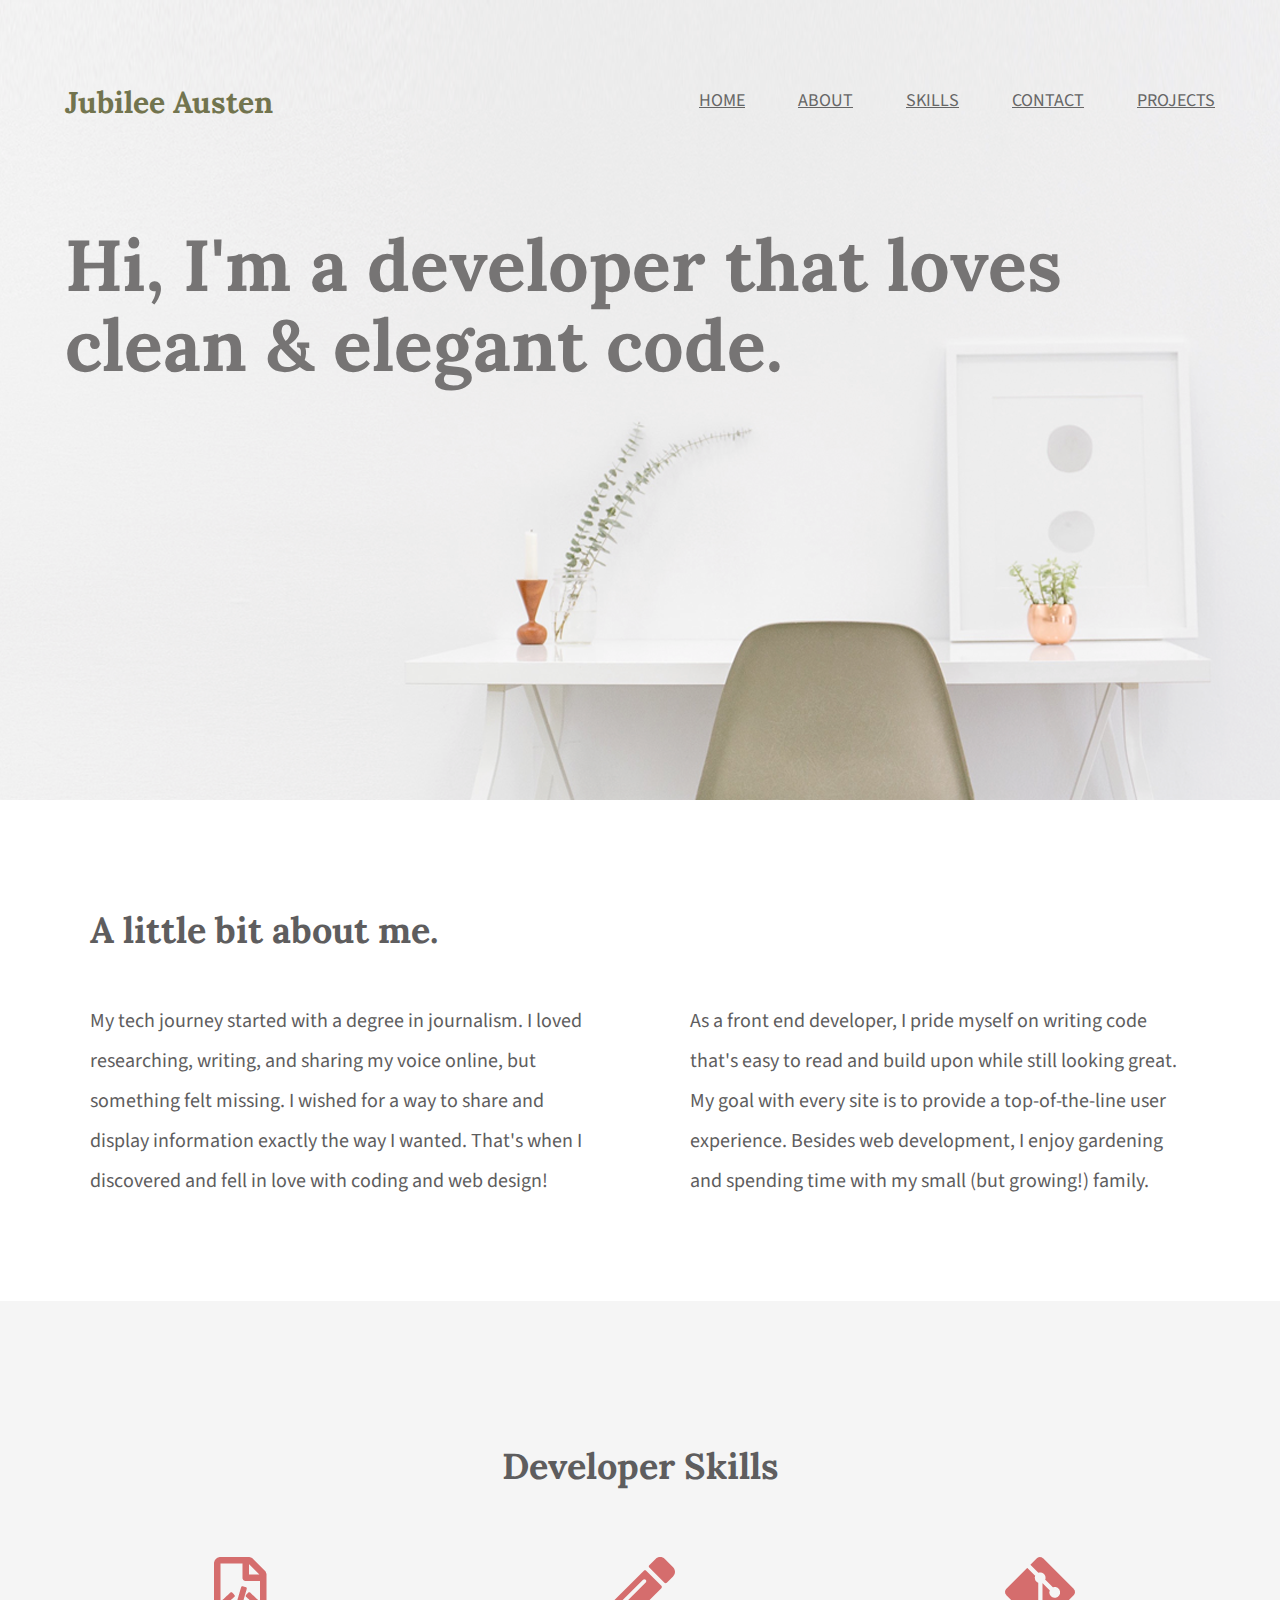
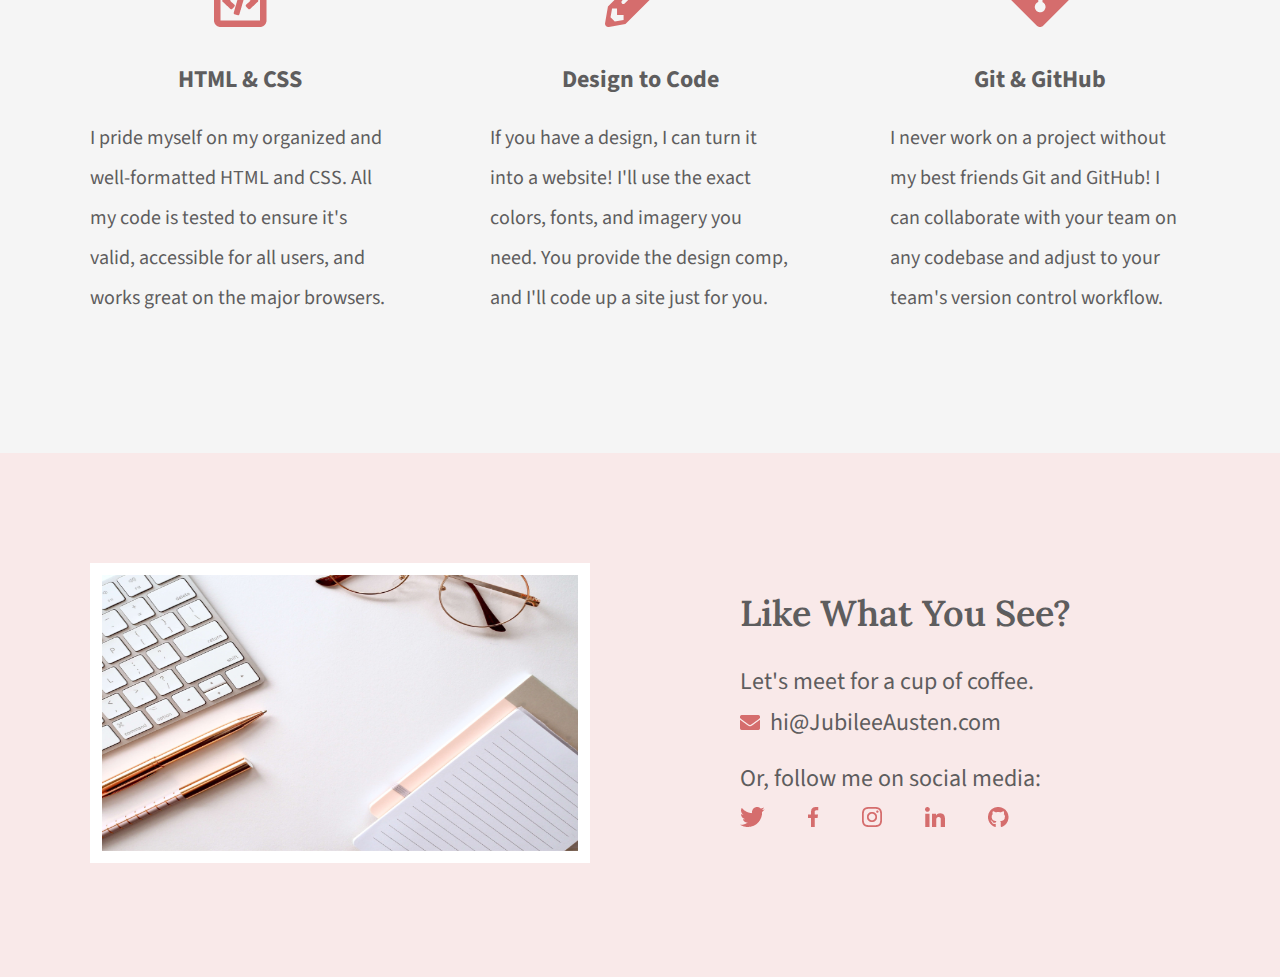
<file: index.html>
<!DOCTYPE html>
<html lang="en">

<head>
    <meta charset="UTF-8">
    <title>Jubilee Austen | Portfolio</title>
    <link rel="stylesheet" href="css/normalize.css">
    <link rel="stylesheet" href="css/main.css">
    <link rel="preconnect" href="https://fonts.googleapis.com">
    <link rel="preconnect" href="https://fonts.gstatic.com" crossorigin>
    <link
        href="https://fonts.googleapis.com/css2?family=Lora:wght@400;600;700&family=Source+Sans+Pro:wght@400;600;700&display=swap"
        rel="stylesheet">
</head>

<body>
    <header class="homepage-hero">
        <div class="content-wrapper">
            <h1>Jubilee Austen</h1>
            <nav>
                <ul>
                    <li><a href="#">home</a></li>
                    <li><a href="#about">about</a></li>
                    <li><a href="#skills">skills</a></li>
                    <li><a href="#contact">contact</a></li>
                    <li><a href="projects/index.html">projects</a></li>
                </ul>
            </nav>
            <h2>Hi, I'm a developer that loves clean & elegant code.</h2>
        </div>
    </header>
    <main>
        <section id="about">
            <div class="content-wrapper">
                <h2>A little bit about me.</h2>
                <p>My tech journey started with a degree in journalism. I loved researching, writing, and sharing my
                    voice online, but something felt missing. I wished for a way to share and display information
                    exactly the way I wanted. That's when I discovered and fell in love with coding and web design!</p>
                <p>As a front end developer, I pride myself on writing code that's easy to read and build upon while
                    still looking great. My goal with every site is to provide a top-of-the-line user experience.
                    Besides web development, I enjoy gardening and spending time with my small (but growing!) family.
                </p>
            </div>
        </section>
        <section id="skills">
            <div class="content-wrapper">
                <h2>Developer Skills</h2>
                <div class="skill-list">
                    <img src="img/html-icon.png" alt="html icon">
                    <h3>HTML & CSS</h3>
                    <p>I pride myself on my organized and well-formatted HTML and CSS. All my code is tested to ensure
                        it's valid, accessible for all users, and works great on the major browsers.</p>
                </div>
                <div class="skill-list">
                    <img src="img/pencil-icon.png" alt="pencil icon">
                    <h3>Design to Code</h3>
                    <p>If you have a design, I can turn it into a website! I'll use the exact colors, fonts, and imagery
                        you need. You provide the design comp, and I'll code up a site just for you.</p>
                </div>
                <div class="skill-list">
                    <img src="img/git-icon.png" alt="GitHub icon">
                    <h3>Git & GitHub</h3>
                    <p>I never work on a project without my best friends Git and GitHub! I can collaborate with your
                        team on any codebase and adjust to your team's version control workflow.</p>
                </div>
            </div>
        </section>
    </main>
    <footer id="contact">
        <div class="content-wrapper">
            <div class="contact-image">
                <img src="img/jess-bailey-q10VITrVYUM-unsplash.png"
                    alt="work desk with a keyboard, pen, glasses, and notebook" id="contact-img">
            </div>
            <div class="contact-info">
                <h2>Like What You See?</h2>
                <h3 id="email-header">Let's meet for a cup of coffee.</h3>
                <a href="mailto:hi@jubileeausten.com"><img src="img/envelope.png" alt="envelope icon"
                        id="envelope">hi@JubileeAusten.com</a>
                <h3 id="socialmedia-header">Or, follow me on social media:</h3>
                <ul>
                    <li><a href="https://twitter.com/home" target="_blank"><img src="img/twitter.png"
                                alt="Twitter icon"></a></li>
                    <li><a href="https://www.facebook.com" target="_blank"><img src="img/facebook.png"
                                alt="Facebook icon"></a></li>
                    <li><a href="https://www.instagram.com" target="_blank"><img src="img/instagram.png"
                                alt="Instagram icon"></a></li>
                    <li><a href="https://www.linkedin.com" target="_blank"><img src="img/linkedin.png"
                                alt="LinkedIn icon"></a></li>
                    <li><a href="https://github.com" target="_blank"><img src="img/github.png" alt="GitHub icon"></a>
                    </li>
                </ul>
            </div>
        </div>
    </footer>
</body>

</html>
</file>
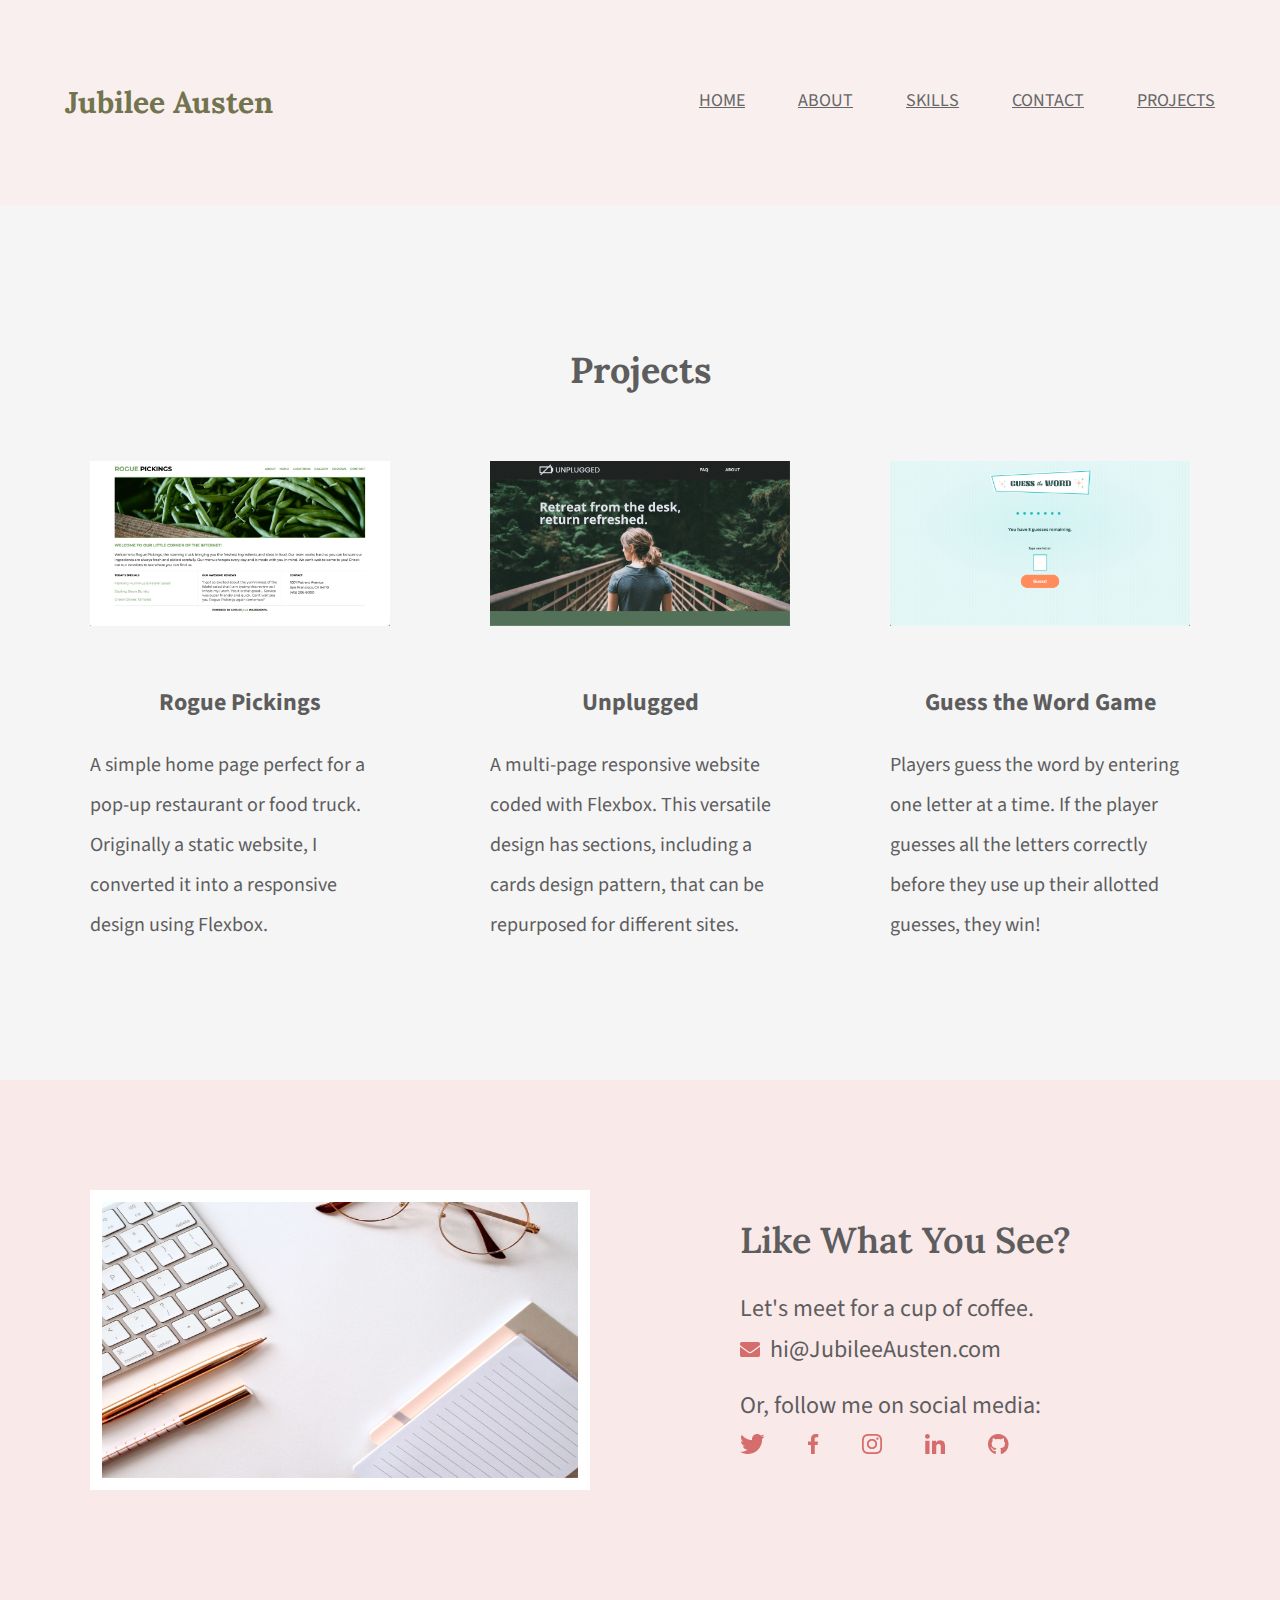
<file: projects/index.html>
<!DOCTYPE html>
<html lang="en">

<head>
    <meta charset="UTF-8">
    <title>Projects | Jubilee Austen</title>
    <link rel="stylesheet" href="../css/normalize.css">
    <link rel="stylesheet" href="../css/main.css">
    <link rel="preconnect" href="https://fonts.googleapis.com">
    <link rel="preconnect" href="https://fonts.gstatic.com" crossorigin>
    <link
        href="https://fonts.googleapis.com/css2?family=Lora:wght@400;600;700&family=Source+Sans+Pro:wght@400;600;700&display=swap"
        rel="stylesheet">
</head>

<body>
    <header class="projects-page">
        <div class="content-wrapper">
            <h1>Jubilee Austen</h1>
            <nav>
                <ul>
                    <li><a href="../index.html">home</a></li>
                    <li><a href="../index.html#about">about</a></li>
                    <li><a href="../index.html#skills">skills</a></li>
                    <li><a href="../index.html#contact">contact</a></li>
                    <li><a href="#">projects</a></li>
                </ul>
            </nav>
        </div>
    </header>
    <main>
        <section id="projects">
            <div class="content-wrapper">
                <h2>Projects</h2>
                <div class="projects-list">
                    <a href="https://skillcrush.github.io/206-rogue_pickings" target="_blank"><img
                            src="../img/rogue-pickings.png" alt="homepage with green bean picture"></a>
                    <h3>Rogue Pickings</h3>
                    <p>A simple home page perfect for a pop-up restaurant or food truck. Originally a static website, I
                        converted it into a responsive design using Flexbox.</p>
                </div>
                <div class="projects-list">
                    <a href="https://skillcrush.github.io/206-unplugged_retreat/" target="_blank"><img
                            src="../img/unplugged.png"
                            alt="back of young woman walking across a foot bridge toward the trees"></a>
                    <h3>Unplugged</h3>
                    <p>A multi-page responsive website coded with Flexbox. This versatile design has sections, including
                        a cards design pattern, that can be repurposed for different sites.</p>
                </div>
                <div class="projects-list">
                    <a href="https://skillcrush.github.io/guess-the-word/" target="_blank"><img
                            src="../img/guess-the-word-game.png" alt="game format"></a>
                    <h3>Guess the Word Game</h3>
                    <p>Players guess the word by entering one letter at a time. If the player guesses all the letters
                        correctly before they use up their allotted guesses, they win!</p>
                </div>
            </div>
        </section>
    </main>
    <footer id="contact">
        <div class="content-wrapper">
            <div class="contact-image">
                <img src="../img/jess-bailey-q10VITrVYUM-unsplash.png"
                    alt="work desk with a keyboard, pen, glasses, and notebook" id="contact-img">
            </div>
            <div class="contact-info">
                <h2>Like What You See?</h2>
                <h3 id="email-header">Let's meet for a cup of coffee.</h3>
                <a href="mailto:hi@jubileeausten.com"><img src="../img/envelope.png" alt="envelope icon"
                        id="envelope">hi@JubileeAusten.com</a>
                <h3 id="socialmedia-header">Or, follow me on social media:</h3>
                <ul>
                    <li><a href="https://twitter.com/home" target="_blank"><img src="../img/twitter.png"
                                alt="Twitter icon"></a></li>
                    <li><a href="https://www.facebook.com" target="_blank"><img src="../img/facebook.png"
                                alt="Facebook icon"></a></li>
                    <li><a href="https://www.instagram.com" target="_blank"><img src="../img/instagram.png"
                                alt="Instagram icon"></a></li>
                    <li><a href="https://www.linkedin.com" target="_blank"><img src="../img/linkedin.png"
                                alt="LinkedIn icon"></a></li>
                    <li><a href="https://github.com" target="_blank"><img src="../img/github.png" alt="GitHub icon"></a>
                    </li>
                </ul>
            </div>
        </div>
    </footer>
</body>

</html>
</file>
<file: css/main.css>
/****** Global Styles ******/
body {
    font-family: 'Source Sans Pro', sans-serif;
    color: #5e5d5e;
}

.content-wrapper {
    width: 1200px;
    margin: 0 auto;
    overflow: auto;
}

/****** Header Styles ******/
.homepage-hero {
    background: url('../img/full-background.png'), #f9efef;
    background-size: cover;
    background-position: center;
    height: 800px;
}

header h1 {
    float: left;
    width: 300px;
    font-family: 'Lora', serif;
    font-size: 30px;
    color: #72744E;
    padding: 65px 0 65px 25px;
}

header nav {
    width: 800px;
    float: right;
    text-align: right;
    padding: 75px 25px 75px 0;
}

nav ul li {
    display: inline-block;
}

nav ul li a {
    text-transform: uppercase;
    font-size: 18px;
    color: #666666;
    padding-left: 50px;
}

header h2 {
    width: 1000px;
    clear: both;
    font-family: 'Lora', serif;
    font-size: 72px;
    line-height: 80px;
    color: #767474;
    padding: 20px 0 20px 25px;
}

/****** About Styles ******/
#about .content-wrapper {
    padding: 80px 0;
}

#about h2 {
    font-family: 'Lora', serif;
    font-size: 36px;
    padding-left: 50px;
}

#about p {
    float: left;
    width: 500px;
    font-size: 20px;
    line-height: 40px;
    padding: 0 50px;
}

/****** Skill Styles ******/
#skills {
    background: #f5f5f5;
    text-align: center;
}

#skills .content-wrapper {
    padding: 115px 0;
}

#skills .skill-list {
    float: left;
    width: 300px;
    padding: 0 50px;
}

#skills h2 {
    font-family: 'Lora', serif;
    font-size: 36px;
    padding-bottom: 40px;
}

#skills h3 {
    font-size: 24px;
    line-height: 36px;
    margin: 30px 0 20px 0;
}

#skills p {
    font-size: 20px;
    line-height: 40px;
    text-align: left;
}

/****** Contact Styles ******/
#contact {
    background: #f9e9e9;
}

#contact .content-wrapper {
    padding: 110px 0;
}

#contact .contact-image {
    float: left;
    width: 600px;
}

#contact #contact-img {
    width: 500px;
    height: 300px;
    border: 12px solid #ffffff;
    margin: 0 50px;
    box-sizing: border-box;
}

#contact .contact-info {
    float: left;
    width: 600px;
    padding-left: 100px;
    box-sizing: border-box;
}

#contact h2 {
    font-family: "Lora", serif;
    font-weight: 600;
    font-size: 36px;
    margin: 30px 0;
}

#contact h3 {
    font-size: 24px;
    font-weight: 400;
    line-height: 36px;
}

#contact #email-header {
    margin-bottom: 5px;
}

#contact #socialmedia-header {
    margin: 20px 0 5px 0;
}

#contact #envelope {
    padding-right: 10px;
}

#contact a {
    text-decoration: none;
    color: #5e5d5e;
    font-size: 24px;
    line-height: 36px;
}

#contact ul {
    margin-top: 0;
    padding-left: 0;
}

#contact ul li {
    display: inline-block;
}

#contact ul img {
    padding-right: 40px;
}

/****** Projects Page Styles ******/

/****** Projects Page Header Styles ******/
.projects-page {
    background: #F9EFEF;
}

/****** Projects Page Projects Styles ******/
#projects {
    background: #f5f5f5;
    text-align: center;
}

#projects .content-wrapper {
    padding: 115px 0;
}

#projects .projects-list {
    float: left;
    width: 300px;
    padding: 0 50px;
}

#projects h2 {
    font-family: 'Lora', serif;
    font-size: 36px;
    padding-bottom: 40px;
}

#projects h3 {
    font-size: 24px;
    line-height: 36px;
}

#projects p {
    font-size: 20px;
    line-height: 40px;
    text-align: left;
}

#projects img {
    width: 300px;
    padding-bottom: 30px;
}
</file>
